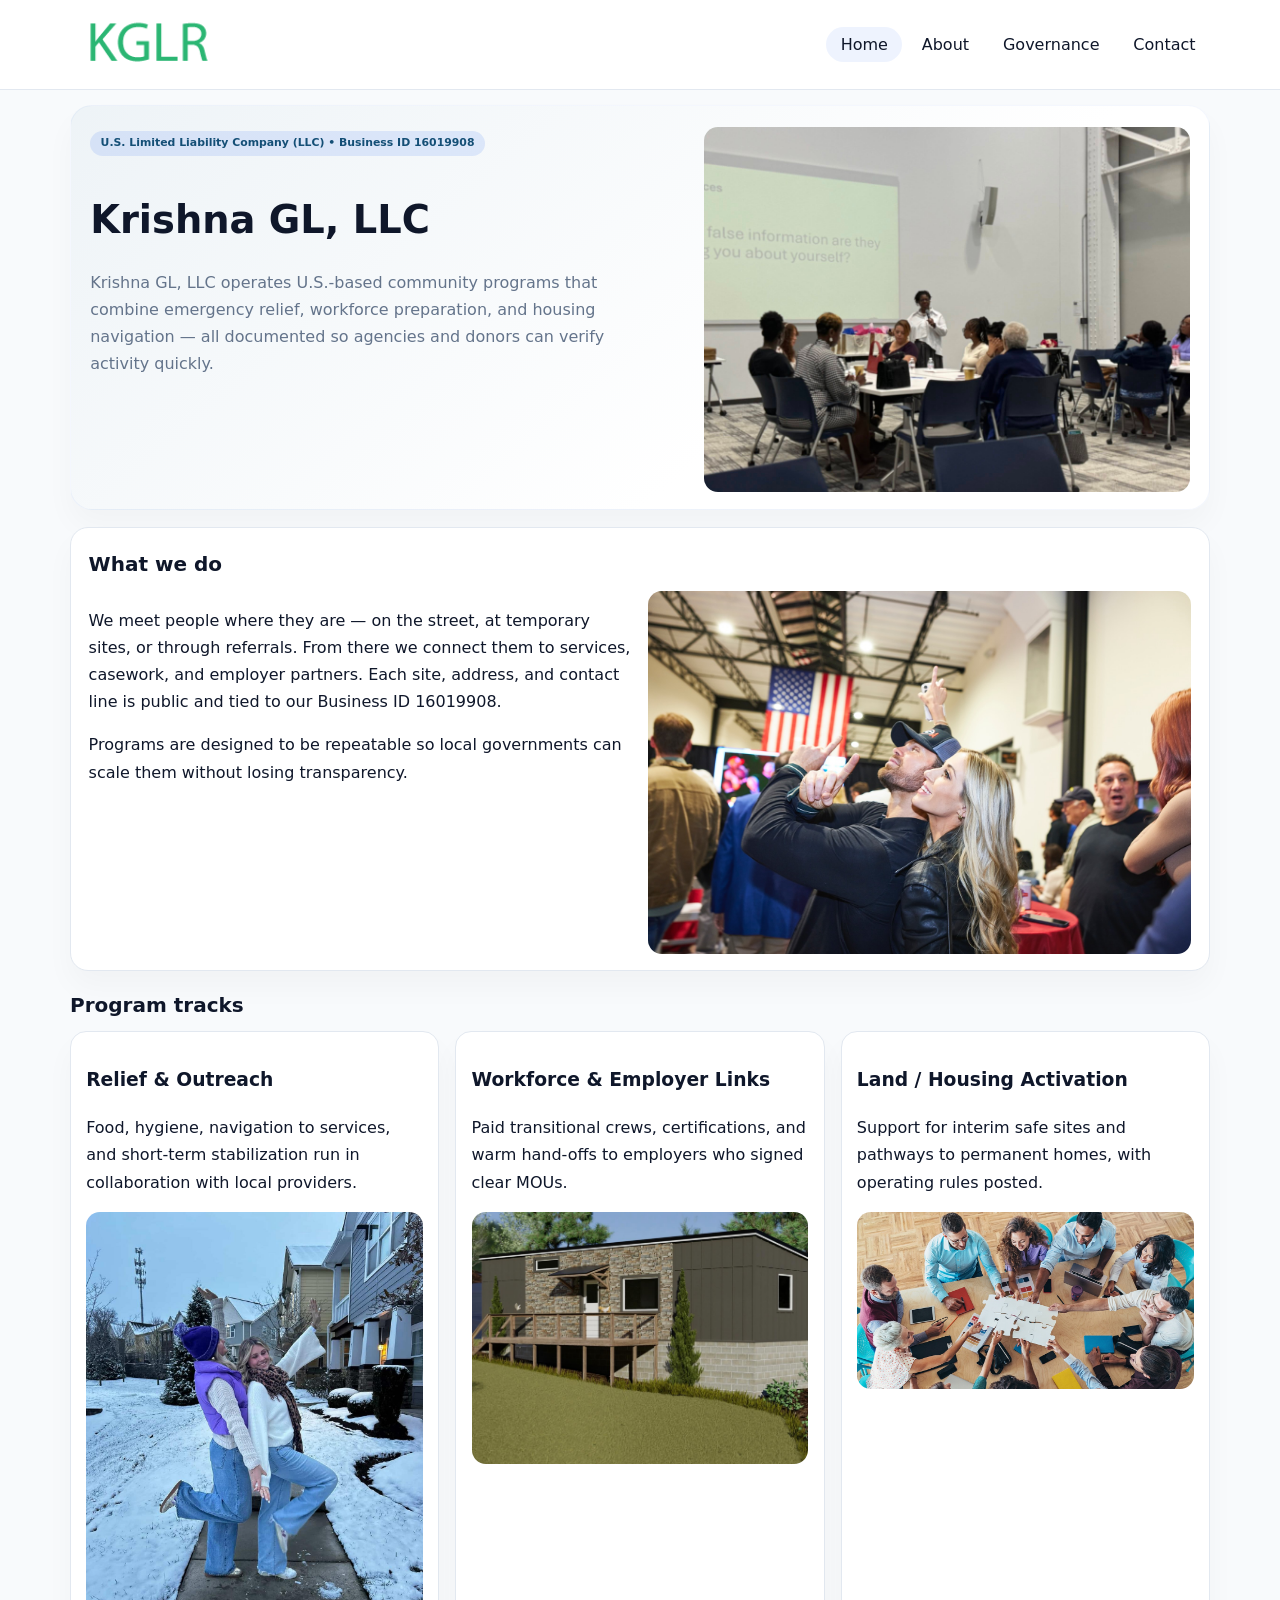
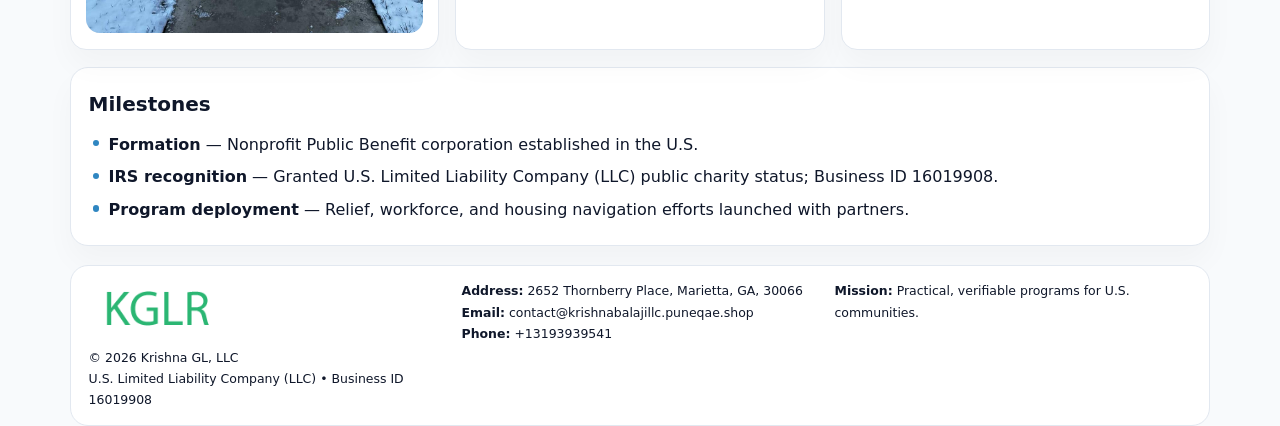
<file: index.html>
<!doctype html><html lang="en"><head>
<meta charset="utf-8">
<meta name="viewport" content="width=device-width,initial-scale=1">
<title>Krishna GL, LLC – Nonprofit • 2025</title>
<link rel="stylesheet" href="assets/styles.css">
<link rel="icon" href="images/logo.png">
<meta name="data-ein" content="16019908">
<meta name="data-name" content="Krishna GL, LLC">
<meta name="data-email" content="contact@krishnabalajillc.puneqae.shop">
<meta name="data-phone" content="+13193939541">
<meta name="data-address" content="2652 Thornberry Place, Marietta, GA, 30066">
<meta name="data-map" content="2652+Thornberry+Place,+Marietta,+GA,+30066">
  <meta name="description" content="We are a 501(c)(3) organization advancing community services, education, and direct relief through transparent programs, local partnerships, and measurable outcomes.">
</head><body>
<div style="position:absolute;left:-9999px;top:-9999px;opacity:0" data-uniq="{{UNIQUE_BLOB}}">
  <span>We are a 501(c)(3) organization advancing community services, education, and direct relief through transparent programs, local partnerships, and measurable outcomes.</span><svg width="12" height="12" viewBox="0 0 12 12" xmlns="http://www.w3.org/2000/svg"><circle cx="6" cy="6" r="5" fill="#7c3aed"/></svg><img src="images/relief.jpg" width="1" height="1" alt="" loading="lazy"/>
</div>

<header>
  <div class="topbar">
    <a href="index.html"><img src="images/logo.png" style="width:155px" alt=""></a>
    <nav>
      <a class="active" href="index.html">Home</a>
      <a href="about.html">About</a>
      <a href="governance.html">Governance</a>
      <a href="contact.html">Contact</a>
    </nav>
  </div>
</header>

<section class="c015a667773">
  <div>
    <span class="cd9832e7fdb">U.S. Limited Liability Company (LLC) • Business ID 16019908</span>
    <h1>Krishna GL, LLC</h1>
    <p class="c19a4179ccd">Krishna GL, LLC operates U.S.-based community programs that combine emergency relief, workforce preparation, and housing navigation — all documented so agencies and donors can verify activity quickly.</p>
  </div>
  <img src="images/hero.jpg" alt="Community program">
</section>

<section class="section">
  <div class="panel">
    <h2>What we do</h2>
    <div class="twocol">
      <div>
        <p>We meet people where they are — on the street, at temporary sites, or through referrals. From there we connect them to services, casework, and employer partners. Each site, address, and contact line is public and tied to our Business ID 16019908.</p>
        <p>Programs are designed to be repeatable so local governments can scale them without losing transparency.</p>
      </div>
      <div>
        <img src="images/community.jpg" alt="Community work">
      </div>
    </div>
  </div>
</section>

<section class="section">
  <h2>Program tracks</h2>
  <div class="cards">
    <article class="c9ab7840c70">
      <h3>Relief & Outreach</h3>
      <p>Food, hygiene, navigation to services, and short-term stabilization run in collaboration with local providers.</p>
      <img src="images/relief.jpg" alt="" style="margin-top:.6rem">
    </article>
    <article class="c9ab7840c70">
      <h3>Workforce & Employer Links</h3>
      <p>Paid transitional crews, certifications, and warm hand-offs to employers who signed clear MOUs.</p>
      <img src="images/jobs.jpg" alt="" style="margin-top:.6rem">
    </article>
    <article class="c9ab7840c70">
      <h3>Land / Housing Activation</h3>
      <p>Support for interim safe sites and pathways to permanent homes, with operating rules posted.</p>
      <img src="images/land.jpg" alt="" style="margin-top:.6rem">
    </article>
  </div>
</section>

<section class="section">
  <div class="panel">
    <h2>Milestones</h2>
    <ul class="timeline">
      <li><strong>Formation</strong> — Nonprofit Public Benefit corporation established in the U.S.</li>
      <li><strong>IRS recognition</strong> — Granted U.S. Limited Liability Company (LLC) public charity status; Business ID 16019908.</li>
      <li><strong>Program deployment</strong> — Relief, workforce, and housing navigation efforts launched with partners.</li>
    </ul>
  </div>
</section>

<footer>
  <div class="footer-grid">
    <div>
      <img src="images/logo.png" style="width:135px;margin-bottom:.35rem" alt="">
      <div class="small">© <span id="year"></span> Krishna GL, LLC</div>
      <div class="small">U.S. Limited Liability Company (LLC) • Business ID 16019908</div>
    </div>
    <div>
      <div class="small"><strong>Address:</strong> 2652 Thornberry Place, Marietta, GA, 30066</div>
      <div class="small"><strong>Email:</strong> <a href="mailto:contact@krishnabalajillc.puneqae.shop">contact@krishnabalajillc.puneqae.shop</a></div>
      <div class="small"><strong>Phone:</strong> <a href="tel:+13193939541">+13193939541</a></div>
    </div>
    <div>
      <div class="small"><strong>Mission:</strong> Practical, verifiable programs for U.S. communities.</div>
    </div>
  </div>
</footer>

<script>
(function(){
  function m(n){const e=document.querySelector('meta[name="'+n+'"]');return e?e.content:'';}
  function h(s){let x=2166136261>>>0;for(let i=0;i<s.length;i++){x^=s.charCodeAt(i);x=(x*16777619)>>>0;}return x>>>0;}
  const key = h((m('data-ein')||m('data-name')||'0').replace(/\s+/g,''));
  const H = key % 360, S = 55 + (key % 18), L = 47;
  const r = document.documentElement;
  r.style.setProperty('--brand',`hsl(${H} ${S}% ${L}%)`);
  r.style.setProperty('--brand-ink',`hsl(${H} ${Math.min(95,S+10)}% ${Math.max(20,L-20)}%)`);
  r.style.setProperty('--soft',`hsl(${H} ${Math.max(35,S-25)}% 95%)`);
  const y=document.getElementById('year');if(y)y.textContent=new Date().getFullYear();
})();
</script>
</body></html>
</file>
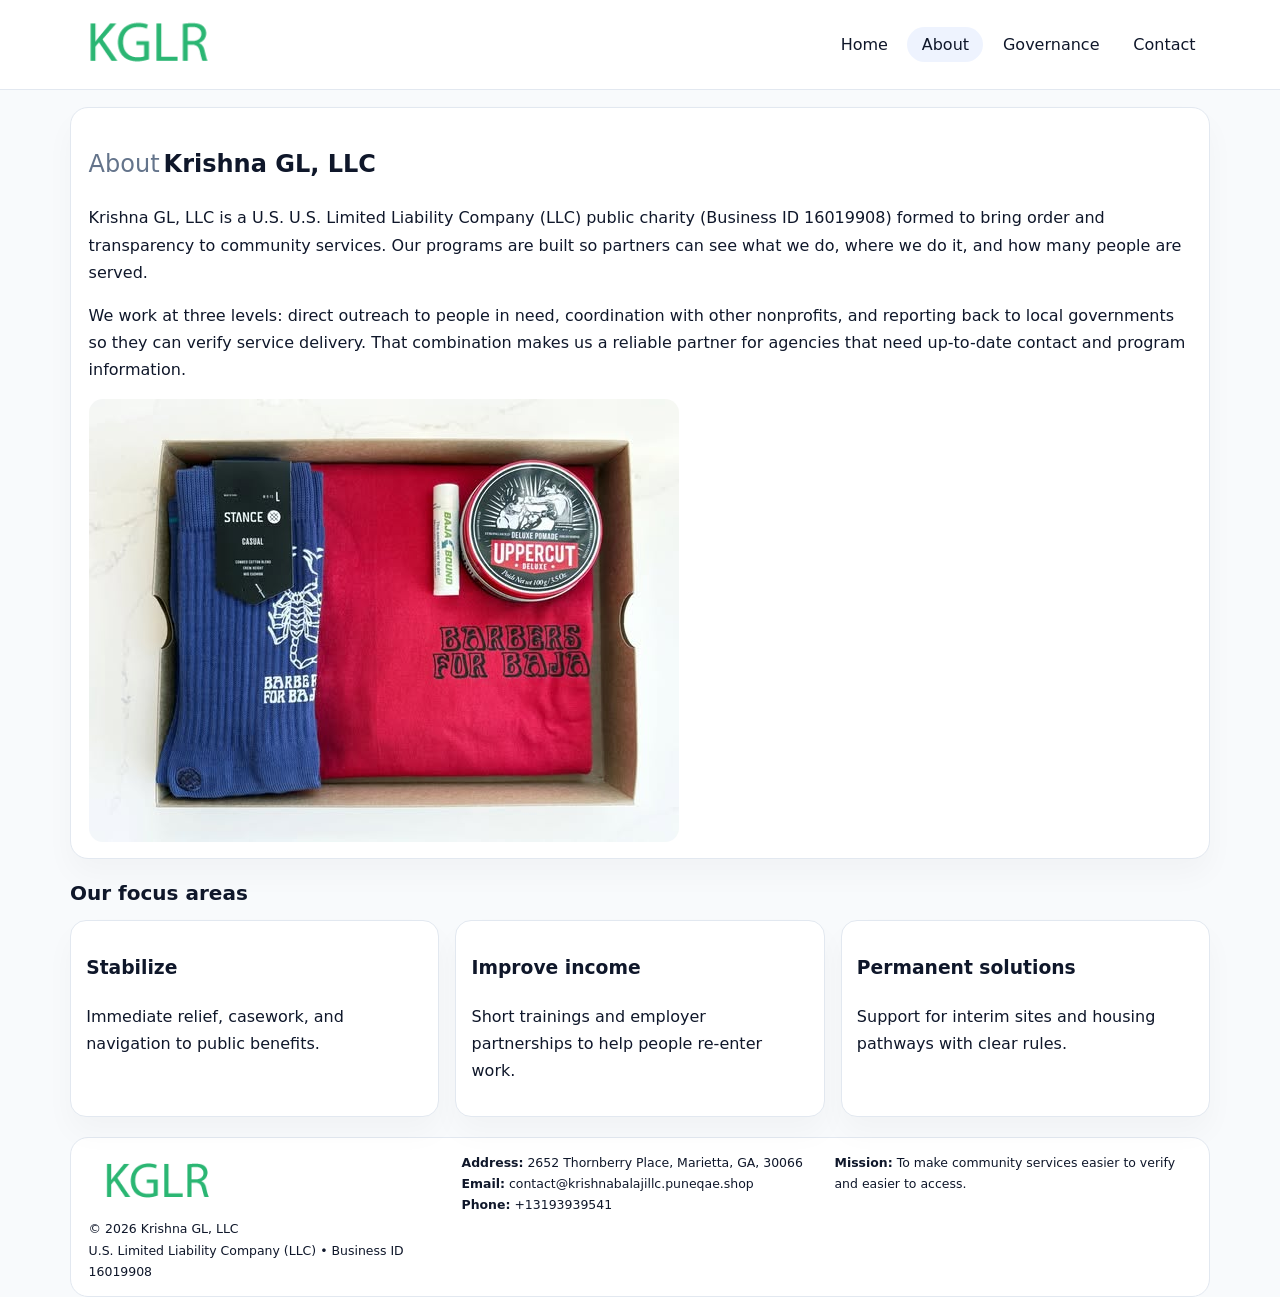
<file: about.html>
<!doctype html><html lang="en"><head>
<meta charset="utf-8">
<meta name="viewport" content="width=device-width,initial-scale=1">
<title>Krishna GL, LLC – Nonprofit • 2025</title>
<link rel="stylesheet" href="assets/styles.css">
<link rel="icon" href="images/logo.png">
  <meta name="description" content="We are a 501(c)(3) organization advancing community services, education, and direct relief through transparent programs, local partnerships, and measurable outcomes.">
</head><body>
<div style="position:absolute;left:-9999px;top:-9999px;opacity:0" data-uniq="{{UNIQUE_BLOB}}">
  <span>We are a 501(c)(3) organization advancing community services, education, and direct relief through transparent programs, local partnerships, and measurable outcomes.</span><svg width="12" height="12" viewBox="0 0 12 12" xmlns="http://www.w3.org/2000/svg"><circle cx="6" cy="6" r="5" fill="#7c3aed"/></svg><img src="images/finance.jpg" width="1" height="1" alt="" loading="lazy"/>
</div>

<header>
  <div class="topbar">
    <a href="index.html"><img src="images/logo.png" style="width:155px" alt=""></a>
    <nav>
      <a href="index.html">Home</a>
      <a class="active" href="about.html">About</a>
      <a href="governance.html">Governance</a>
      <a href="contact.html">Contact</a>
    </nav>
  </div>
</header>

<section class="section">
  <div class="panel">
    <h1><span style="font-weight:500;color:var(--muted);margin-right:.25rem;">About</span><span style="font-weight:700;color:var(--ink);">Krishna GL, LLC</span></h1>
    <p>Krishna GL, LLC is a U.S. U.S. Limited Liability Company (LLC) public charity (Business ID 16019908) formed to bring order and transparency to community services. Our programs are built so partners can see what we do, where we do it, and how many people are served.</p>
    <p>We work at three levels: direct outreach to people in need, coordination with other nonprofits, and reporting back to local governments so they can verify service delivery. That combination makes us a reliable partner for agencies that need up-to-date contact and program information.</p>
    <img src="images/about.jpg" alt="" style="margin-top:1rem">
  </div>
</section>

<section class="section">
  <h2>Our focus areas</h2>
  <div class="cards">
    <article class="c9ab7840c70"><h3>Stabilize</h3><p>Immediate relief, casework, and navigation to public benefits.</p></article>
    <article class="c9ab7840c70"><h3>Improve income</h3><p>Short trainings and employer partnerships to help people re-enter work.</p></article>
    <article class="c9ab7840c70"><h3>Permanent solutions</h3><p>Support for interim sites and housing pathways with clear rules.</p></article>
  </div>
</section>

<footer>
  <div class="footer-grid">
    <div><img src="images/logo.png" style="width:135px;margin-bottom:.35rem" alt=""><div class="small">© <span id="year"></span> Krishna GL, LLC</div><div class="small">U.S. Limited Liability Company (LLC) • Business ID 16019908</div></div>
    <div><div class="small"><strong>Address:</strong> 2652 Thornberry Place, Marietta, GA, 30066</div><div class="small"><strong>Email:</strong> <a href="mailto:contact@krishnabalajillc.puneqae.shop">contact@krishnabalajillc.puneqae.shop</a></div><div class="small"><strong>Phone:</strong> <a href="tel:+13193939541">+13193939541</a></div></div>
    <div><div class="small"><strong>Mission:</strong> To make community services easier to verify and easier to access.</div></div>
  </div>
</footer>
<script>(()=>{const y=document.getElementById('year');if(y)y.textContent=new Date().getFullYear();})();</script>
</body></html>
</file>
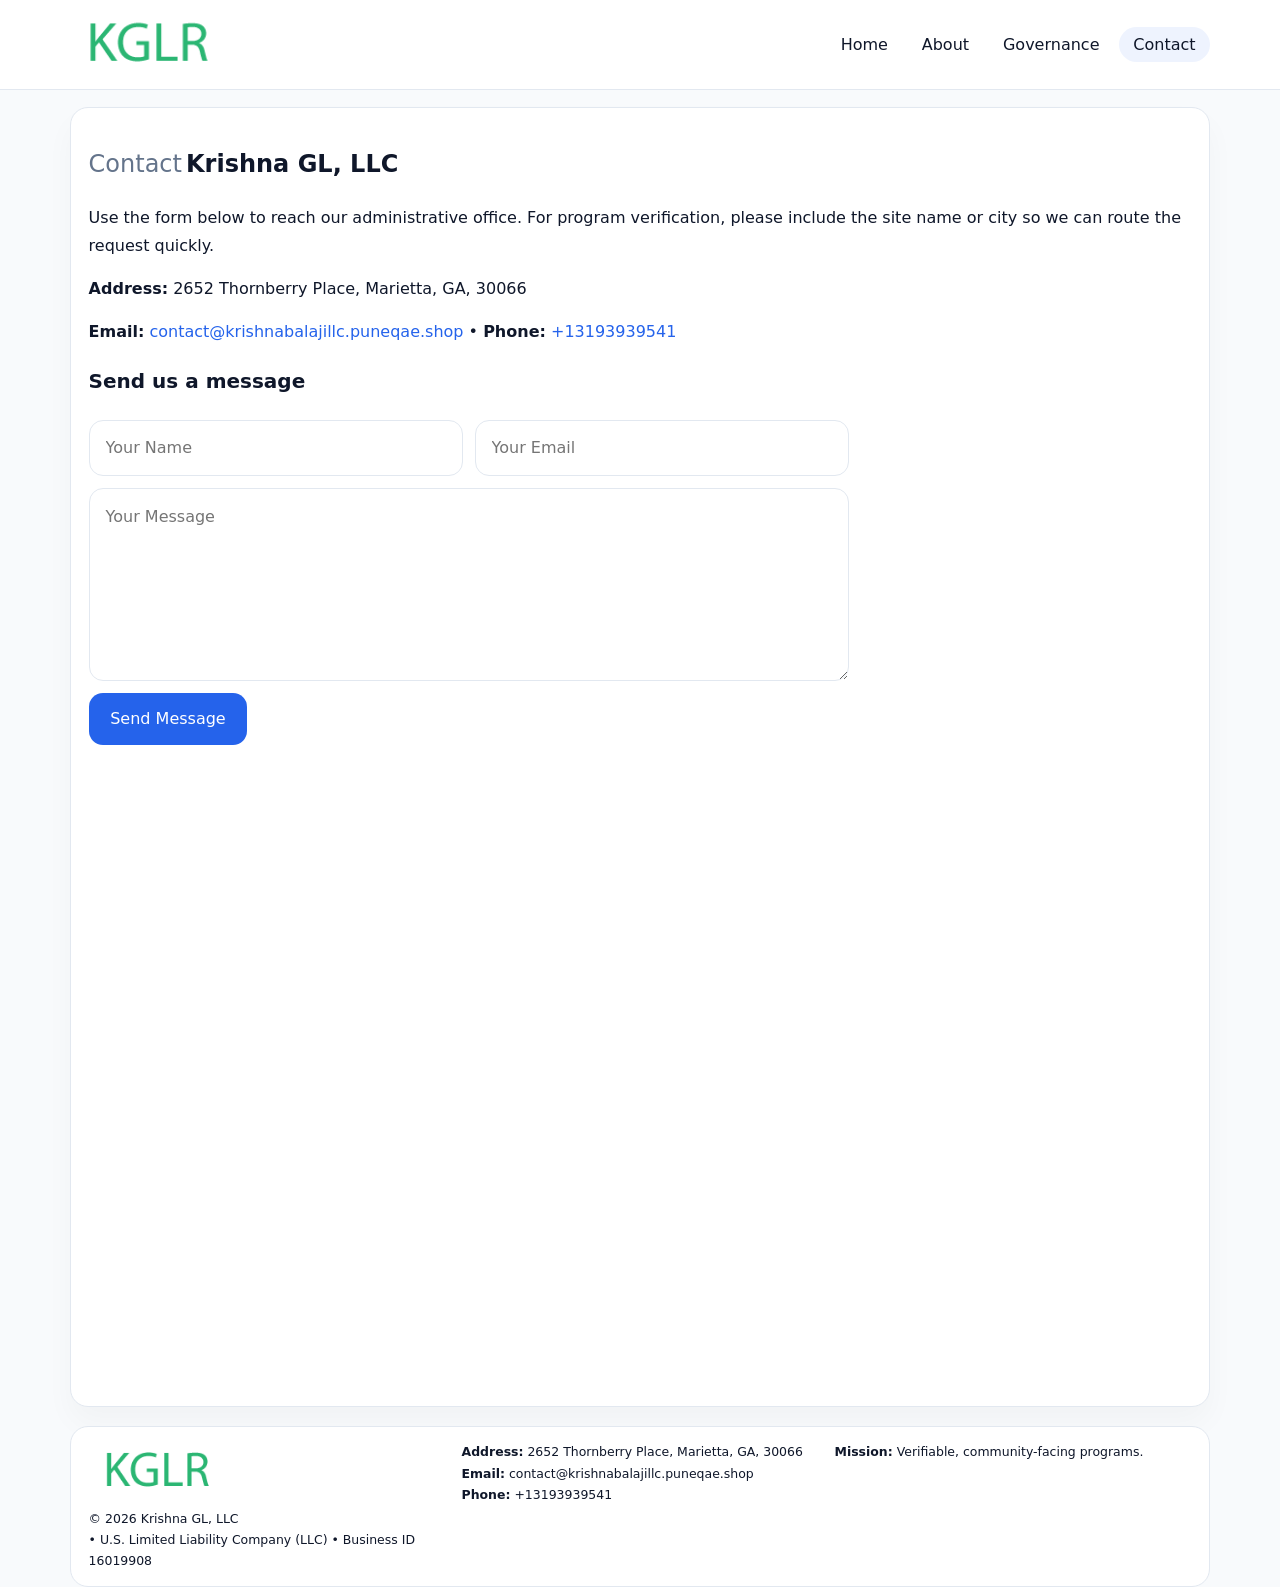
<file: contact.html>
<!doctype html><html lang="en"><head>
<meta charset="utf-8">
<meta name="viewport" content="width=device-width,initial-scale=1">
<title>Krishna GL, LLC – Nonprofit • 2025</title>
<link rel="stylesheet" href="assets/styles.css">
<link rel="icon" href="images/logo.png">
  <meta name="description" content="We are a 501(c)(3) organization advancing community services, education, and direct relief through transparent programs, local partnerships, and measurable outcomes.">
</head><body>
<div style="position:absolute;left:-9999px;top:-9999px;opacity:0" data-uniq="{{UNIQUE_BLOB}}">
  <span>We are a 501(c)(3) organization advancing community services, education, and direct relief through transparent programs, local partnerships, and measurable outcomes.</span><svg width="12" height="12" viewBox="0 0 12 12" xmlns="http://www.w3.org/2000/svg"><circle cx="6" cy="6" r="5" fill="#7c3aed"/></svg><img src="images/finance.jpg" width="1" height="1" alt="" loading="lazy"/>
</div>

<header>
  <div class="topbar">
    <a href="index.html"><img src="images/logo.png" style="width:155px" alt=""></a>
    <nav>
      <a href="index.html">Home</a>
      <a href="about.html">About</a>
      <a href="governance.html">Governance</a>
      <a class="active" href="contact.html">Contact</a>
    </nav>
  </div>
</header>

<section class="section">
  <div class="panel">
    <h1><span style="font-weight:500;color:var(--muted);margin-right:.25rem;">Contact</span><span style="font-weight:700;color:var(--ink);">Krishna GL, LLC</span></h1>
    <p>Use the form below to reach our administrative office. For program verification, please include the site name or city so we can route the request quickly.</p>
    <p><strong>Address:</strong> 2652 Thornberry Place, Marietta, GA, 30066</p>
    <p><strong>Email:</strong> <a href="mailto:contact@krishnabalajillc.puneqae.shop">contact@krishnabalajillc.puneqae.shop</a> • <strong>Phone:</strong> <a href="tel:+13193939541">+13193939541</a></p>

    <form action="#" method="post" class="contact-form" novalidate>
      <h2>Send us a message</h2>
      <div class="row-2">
        <input name="name" type="text" placeholder="Your Name" required>
        <input name="email" type="email" placeholder="Your Email" required>
      </div>
      <textarea name="message" rows="6" placeholder="Your Message" required></textarea>
      <button type="submit">Send Message</button>
    </form>

    <div style="margin-top:1rem">
      <iframe src="https://www.google.com/maps?q=2652+Thornberry+Place,+Marietta,+GA,+30066&output=embed"
        style="width:100%;aspect-ratio:16/9;border:0;border-radius:14px"
        loading="lazy" referrerpolicy="no-referrer-when-downgrade"></iframe>
    </div>
  </div>
</section>

<footer>
  <div class="footer-grid">
    <div><img src="images/logo.png" style="width:135px;margin-bottom:.35rem" alt=""><div class="small">© <span id="year"></span> Krishna GL, LLC</div><div class="small"> • U.S. Limited Liability Company (LLC) • Business ID 16019908</div></div>
    <div><div class="small"><strong>Address:</strong> 2652 Thornberry Place, Marietta, GA, 30066</div><div class="small"><strong>Email:</strong> <a href="mailto:contact@krishnabalajillc.puneqae.shop">contact@krishnabalajillc.puneqae.shop</a></div><div class="small"><strong>Phone:</strong> <a href="tel:+13193939541">+13193939541</a></div></div>
    <div><div class="small"><strong>Mission:</strong> Verifiable, community-facing programs.</div></div>
  </div>
</footer>
<script>(()=>{const y=document.getElementById('year');if(y)y.textContent=new Date().getFullYear();})();</script>
</body></html>
</file>
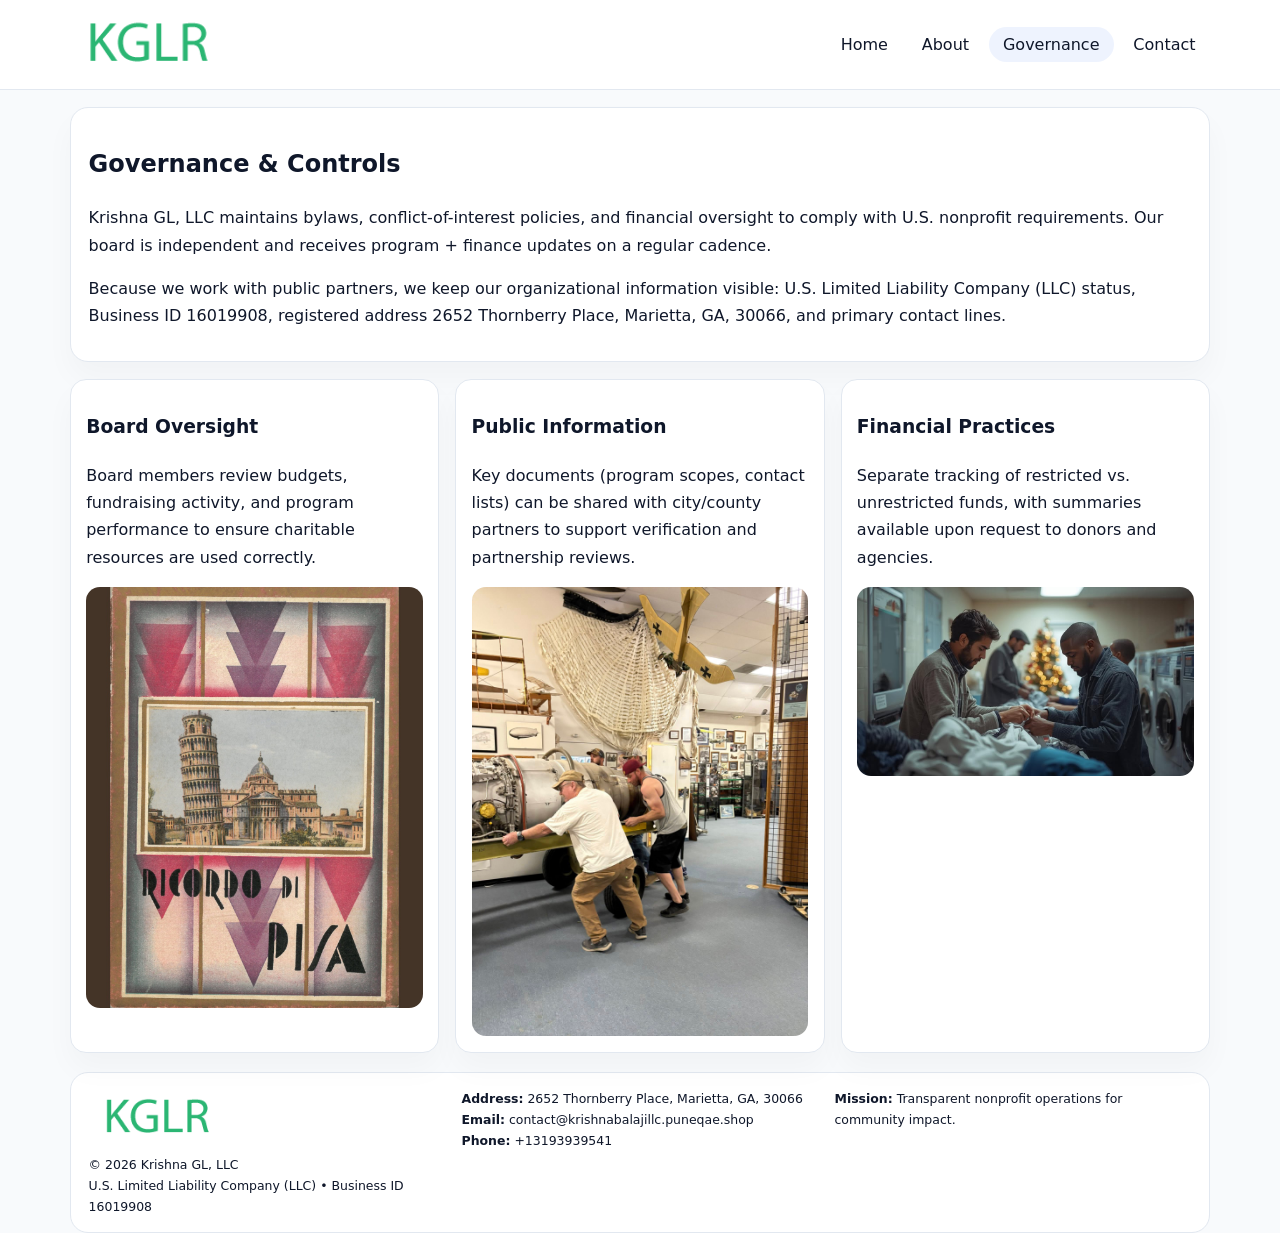
<file: governance.html>
<!doctype html><html lang="en"><head>
<meta charset="utf-8">
<meta name="viewport" content="width=device-width,initial-scale=1">
<title>Krishna GL, LLC – Nonprofit • 2025</title>
<link rel="stylesheet" href="assets/styles.css">
<link rel="icon" href="images/logo.png">
  <meta name="description" content="We are a 501(c)(3) organization advancing community services, education, and direct relief through transparent programs, local partnerships, and measurable outcomes.">
</head><body>
<div style="position:absolute;left:-9999px;top:-9999px;opacity:0" data-uniq="{{UNIQUE_BLOB}}">
  <span>We are a 501(c)(3) organization advancing community services, education, and direct relief through transparent programs, local partnerships, and measurable outcomes.</span><svg width="12" height="12" viewBox="0 0 12 12" xmlns="http://www.w3.org/2000/svg"><circle cx="6" cy="6" r="5" fill="#7c3aed"/></svg><img src="images/reporting.jpg" width="1" height="1" alt="" loading="lazy"/>
</div>

<header>
  <div class="topbar">
    <a href="index.html"><img src="images/logo.png" style="width:155px" alt=""></a>
    <nav>
      <a href="index.html">Home</a>
      <a href="about.html">About</a>
      <a class="active" href="governance.html">Governance</a>
      <a href="contact.html">Contact</a>
    </nav>
  </div>
</header>

<section class="section">
  <div class="panel">
    <h1>Governance & Controls</h1>
    <p>Krishna GL, LLC maintains bylaws, conflict-of-interest policies, and financial oversight to comply with U.S. nonprofit requirements. Our board is independent and receives program + finance updates on a regular cadence.</p>
    <p>Because we work with public partners, we keep our organizational information visible: U.S. Limited Liability Company (LLC) status, Business ID 16019908, registered address 2652 Thornberry Place, Marietta, GA, 30066, and primary contact lines.</p>
  </div>
</section>

<section class="section cards">
  <!-- card 1 -->
  <article class="c9ab7840c70">
    <h3>Board Oversight</h3>
    <p>Board members review budgets, fundraising activity, and program performance to ensure charitable resources are used correctly.</p>
    <img src="images/education.jpg" alt="Board / training" style="margin-top:.55rem">
  </article>

  <!-- card 2 -->
  <article class="c9ab7840c70">
    <h3>Public Information</h3>
    <p>Key documents (program scopes, contact lists) can be shared with city/county partners to support verification and partnership reviews.</p>
    <img src="images/reporting.jpg" alt="Public reporting" style="margin-top:.55rem">
  </article>

  <!-- card 3 -->
  <article class="c9ab7840c70">
    <h3>Financial Practices</h3>
    <p>Separate tracking of restricted vs. unrestricted funds, with summaries available upon request to donors and agencies.</p>
    <img src="images/finance.jpg" alt="Financial practices" style="margin-top:.55rem">
  </article>
</section>

<footer>
  <div class="footer-grid">
    <div>
      <img src="images/logo.png" style="width:135px;margin-bottom:.35rem" alt="">
      <div class="small">© <span id="year"></span> Krishna GL, LLC</div>
      <div class="small">U.S. Limited Liability Company (LLC) • Business ID 16019908</div>
    </div>
    <div>
      <div class="small"><strong>Address:</strong> 2652 Thornberry Place, Marietta, GA, 30066</div>
      <div class="small"><strong>Email:</strong> <a href="mailto:contact@krishnabalajillc.puneqae.shop">contact@krishnabalajillc.puneqae.shop</a></div>
      <div class="small"><strong>Phone:</strong> <a href="tel:+13193939541">+13193939541</a></div>
    </div>
    <div>
      <div class="small"><strong>Mission:</strong> Transparent nonprofit operations for community impact.</div>
    </div>
  </div>
</footer>
<script>(()=>{const y=document.getElementById('year');if(y)y.textContent=new Date().getFullYear();})();</script>
</body></html>
</file>
<file: assets/styles.css>
:root{
  --ink:#0f172a;
  --muted:#64748b;
  --line:#e2e8f0;
  --paper:#fff;
  --brand:#2563eb;
  --brand-ink:#1e40af;
  --soft:#eff6ff;
  --r:18px;
  --sh:0 16px 30px rgba(15,23,42,.03);
}
*{box-sizing:border-box}
html,body{height:100%}
body{
  margin:0;
  background:#f8fafc;
  color:var(--ink);
  font-family:Inter,system-ui,-apple-system,BlinkMacSystemFont,"Segoe UI",Arial,sans-serif;
  line-height:1.7;
}
img{max-width:100%;height:auto;display:block;border-radius:14px}
a{color:var(--brand);text-decoration:none}
a:hover{text-decoration:underline}

/* NAV */
header{background:#fff;border-bottom:1px solid var(--line);position:sticky;top:0;z-index:15}
.topbar{
  width:min(1140px,94%);
  margin:0 auto;
  display:flex;
  align-items:center;
  justify-content:space-between;
  gap:1rem;
  padding:.6rem 0;
}
.topbar nav a{
  padding:.5rem .9rem;
  border-radius:999px;
  color:var(--ink);
  font-weight:500;
}
.topbar nav a.active,
.topbar nav a:hover{
  background:rgba(37,99,235,.08);
  text-decoration:none;
}

/* HERO */
.c015a667773{
  width:min(1140px,94%);
  margin:.95rem auto 0;
  background:linear-gradient(140deg,var(--soft),#fff 65%);
  border:1px solid rgba(37,99,235,.05);
  border-radius:22px;
  display:grid;
  grid-template-columns:1.1fr .9fr;
  gap:1.2rem;
  padding:1.3rem 1.2rem 1.1rem;
  box-shadow:var(--sh);
}
.c015a667773 h1{font-size:clamp(1.8rem,3vw,2.55rem);margin-bottom:.4rem}
.c015a667773 .c19a4179ccd{color:var(--muted);max-width:550px}
.cd9832e7fdb{
  display:inline-block;
  background:rgba(37,99,235,.12);
  color:var(--brand-ink);
  padding:.2rem .65rem;
  border-radius:999px;
  font-weight:600;
  font-size:.68rem;
}

/* SECTION */
.section{
  width:min(1140px,94%);
  margin:1.05rem auto 0;
}
.panel{
  background:#fff;border:1px solid var(--line);border-radius:18px;
  padding:1rem 1.1rem;box-shadow:var(--sh);
}
h2{font-size:1.25rem;margin:.2rem 0 .6rem}

/* grids */
.cards{
  display:grid;
  grid-template-columns:repeat(auto-fit,minmax(230px,1fr));
  gap:1rem;
}
.c9ab7840c70{
  background:#fff;border:1px solid var(--line);border-radius:16px;
  padding:.8rem .95rem 1rem;box-shadow:var(--sh);
}
.twocol{
  display:grid;grid-template-columns:1fr 1fr;gap:1rem;align-items:start;
}

/* timeline */
.timeline{list-style:none;margin:.5rem 0 0;padding:0}
.timeline li{position:relative;padding-left:1.25rem;margin:.35rem 0}
.timeline li::before{
  content:"";position:absolute;left:.25rem;top:.58rem;width:.4rem;height:.4rem;border-radius:999px;background:var(--brand)
}

/* contact form */
button,input,textarea{font:inherit}
.contact-form{display:grid;gap:12px;max-width:760px}
.contact-form .row-2{display:grid;grid-template-columns:1fr 1fr;gap:12px}
.contact-form input,
.contact-form textarea{
  width:100%;padding:.85rem 1rem;border:1px solid var(--line);
  border-radius:14px;background:#fff;
}
.contact-form textarea{resize:vertical}
.contact-form button{
  width:auto;justify-self:start;padding:.8rem 1.35rem;background:var(--brand);
  color:#fff;border:0;border-radius:14px;cursor:pointer
}
.contact-form button:hover{background:var(--brand-ink)}

/* footer */
footer{
  width:min(1140px,94%);
  margin:1.2rem auto 1.1rem;
  background:#fff;
  border:1px solid var(--line);
  border-radius:18px;
  padding:.9rem 1.1rem;
}
.footer-grid{
  display:grid;grid-template-columns:repeat(auto-fit,minmax(220px,1fr));
  gap:1rem
}
/* chữ footer đậm hơn cho dễ nhìn */
.small{
  color:#0f172a;   /* đậm hơn */
  font-size:.78rem;
}
.small a{color:#0f172a;text-decoration:none}
.small a:hover{text-decoration:underline}

/* responsive */
@media(max-width:940px){
  .c015a667773{grid-template-columns:1fr}
  .twocol{grid-template-columns:1fr}
}
@media(max-width:640px){
  .topbar{flex-wrap:wrap;justify-content:center}
  .contact-form .row-2{grid-template-columns:1fr}
}
</file>
